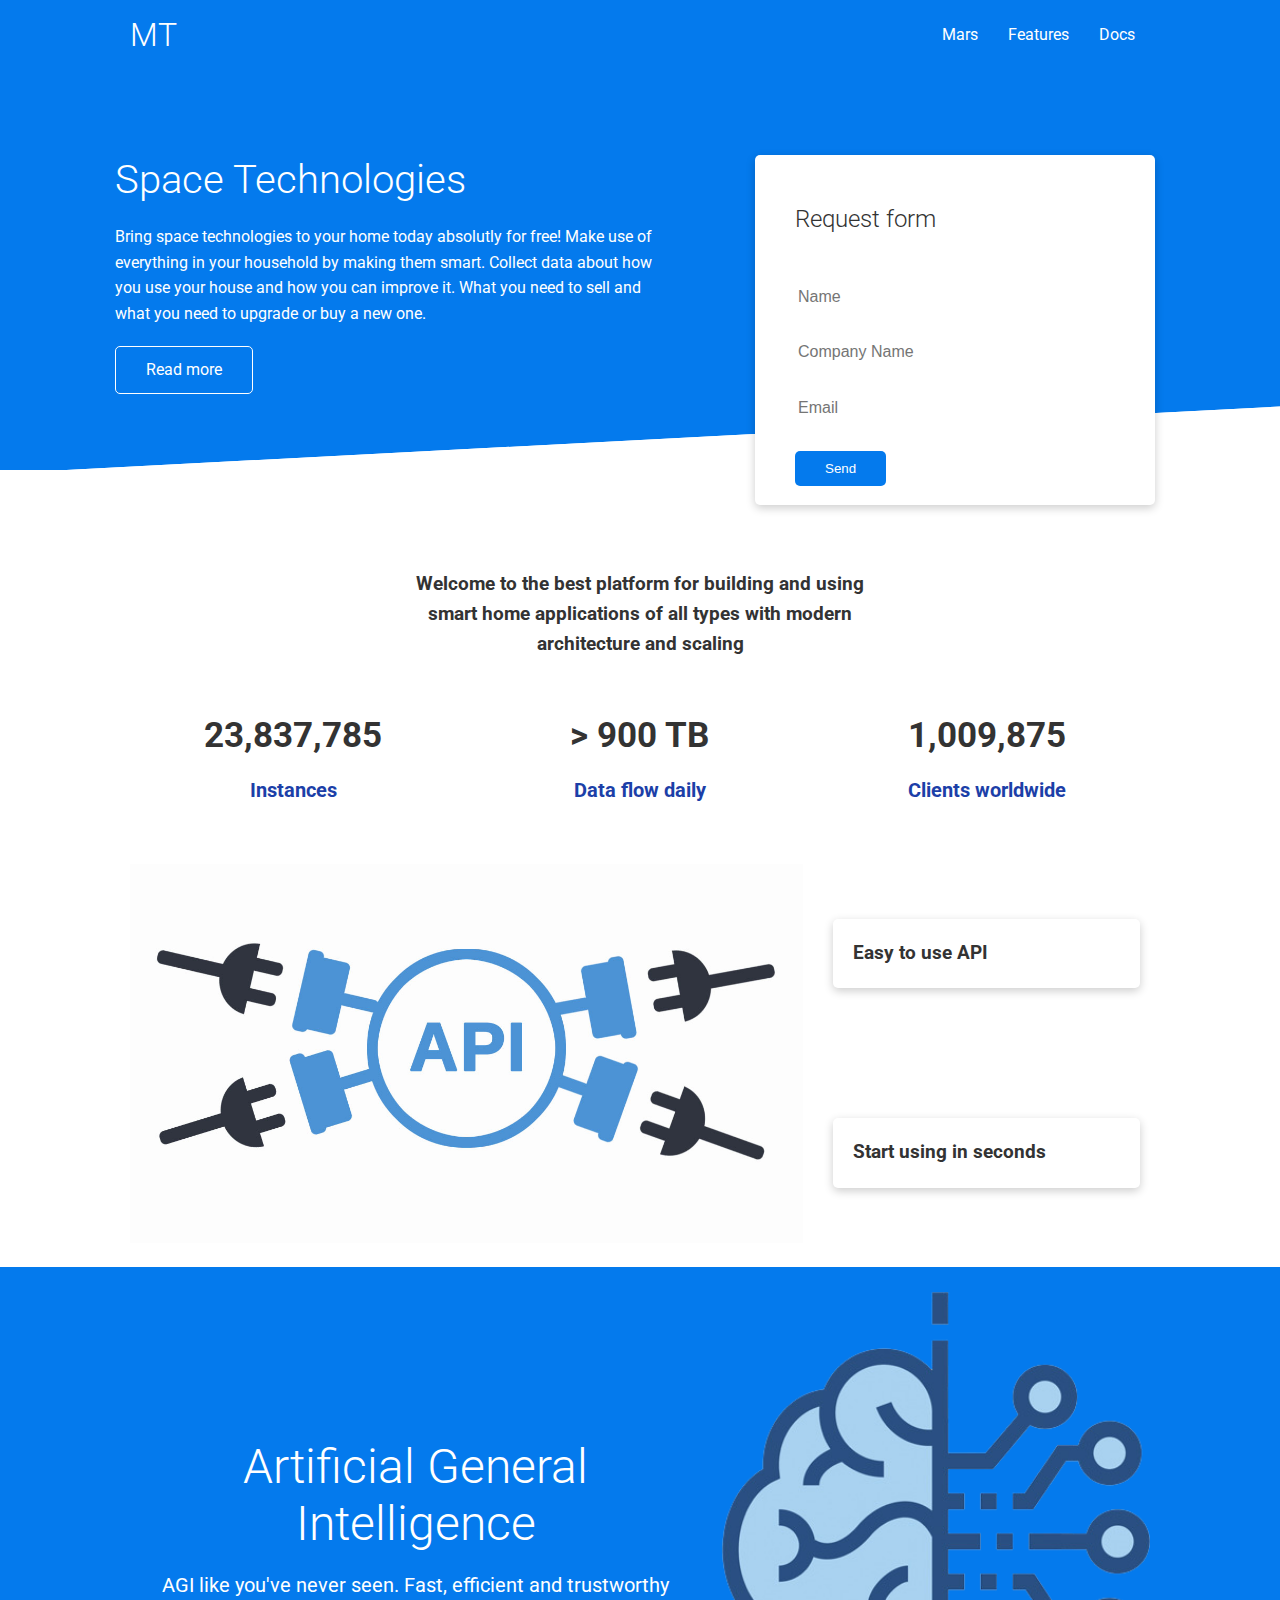
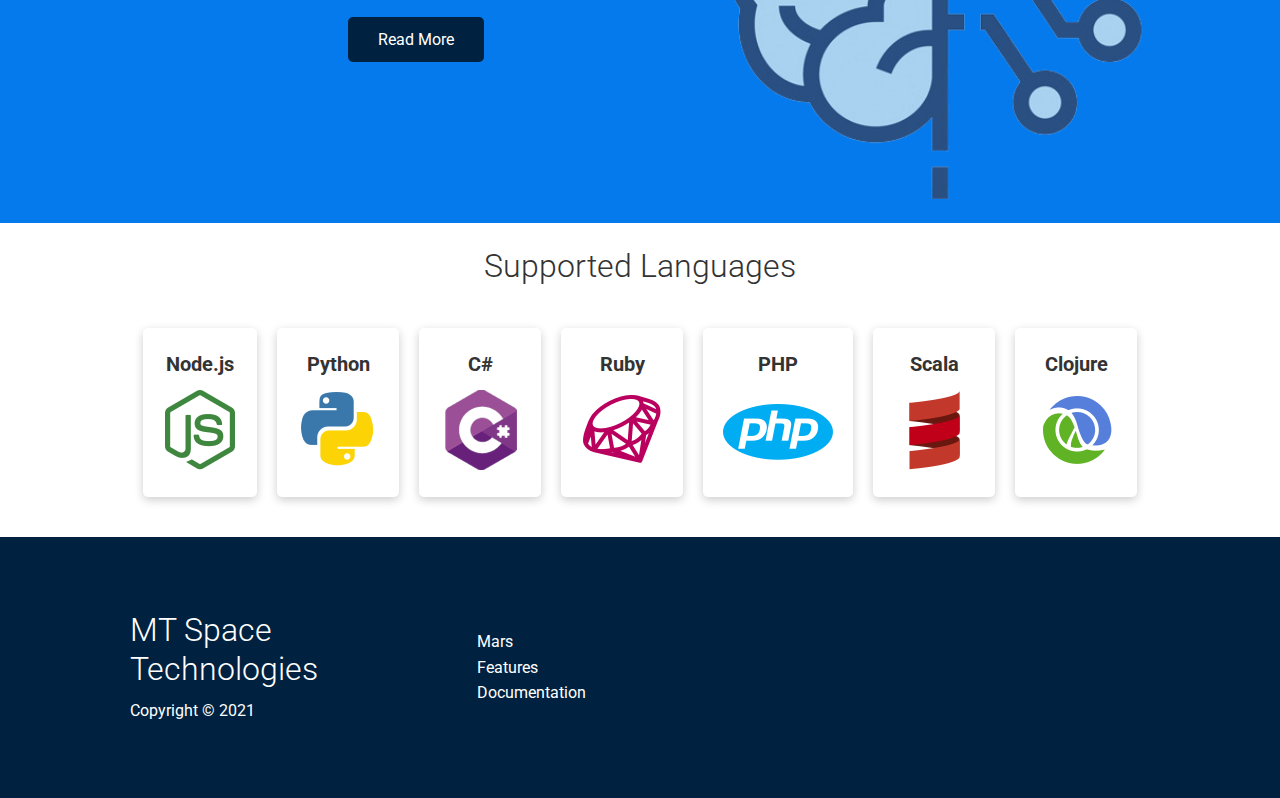
<file: index.html>
<!DOCTYPE html>
<html lang="en">
  <head>
    <meta charset="UTF-8" />
    <meta name="viewport" content="width=device-width, initial-scale=1.0" />
    <link
      rel="stylesheet"
      href="https://cdnjs.cloudflare.com/ajax/libs/font-awesome/5.15.1/css/all.min.css"
      integrity="sha512-+4zCK9k+qNFUR5X+cKL9EIR+ZOhtIloNl9GIKS57V1MyNsYpYcUrUeQc9vNfzsWfV28IaLL3i96P9sdNyeRssA=="
      crossorigin="anonymous"
    />
    <link rel="stylesheet" href="css/utilities.css" />
    <link rel="stylesheet" href="css/style.css" />
    <title>Mars Technologies</title>
  </head>
  <body>
    <!-- Navbar-->
    <div class="navbar">
      <div class="container flex">
        <h1>MT</h1>
        <nav>
          <ul>
            <li><a href="index.html">Mars</a></li>
            <li><a href="features.html">Features</a></li>
            <li><a href="docs.html">Docs</a></li>
          </ul>
        </nav>
      </div>
    </div>
    <!-- /Navbar-->

    <!-- Showcase -->
    <section class="showcase">
      <div class="container grid">
        <div class="showcase-text">
          <h1>Space Technologies</h1>
          <p>
            Bring space technologies to your home today absolutly for free! Make
            use of everything in your household by making them smart. Collect
            data about how you use your house and how you can improve it. What
            you need to sell and what you need to upgrade or buy a new one.
          </p>
          <a href="feauters.html" class="btn btn-outline">Read more</a>
        </div>

        <div class="showcase-form card">
          <h2>Request form</h2>
          <form
            name="contact"
            method="POST"
            netlify-honeypot="bot-field"
            data-netlify="true"
          >
            <input type="hidden" name="form-name" value="contact" />
            <p class="hidden">
              <label
                >Don’t fill this out if you’re human: <input name="bot-field"
              /></label>
            </p>
            <div class="form-control">
              <input type="text" name="name" placeholder="Name" required />
            </div>
            <div class="form-control">
              <input
                type="text"
                name="company"
                placeholder="Company Name"
                required
              />
            </div>
            <div class="form-control">
              <input type="email" name="email" placeholder="Email" required />
            </div>
            <input type="submit" value="Send" class="btn btn-primary" />
          </form>
        </div>
      </div>
    </section>

    <!-- Stats -->
    <section class="stats">
      <div class="container">
        <h3 class="stats-heading text-center my-1">
          Welcome to the best platform for building and using smart home
          applications of all types with modern architecture and scaling
        </h3>

        <div class="grid grid-3 text-center my-4">
          <div>
            <i class="fas fa-server fa-3x"></i>
            <h3>23,837,785</h3>
            <p class="text-secondary">Instances</p>
          </div>
          <div>
            <i class="fas fa-upload fa-3x"></i>
            <h3>> 900 TB</h3>
            <p class="text-secondary">Data flow daily</p>
          </div>
          <div>
            <i class="fas fa-project-diagram fa-3x"></i>
            <h3>1,009,875</h3>
            <p class="text-secondary">Clients worldwide</p>
          </div>
        </div>
      </div>
    </section>

    <!-- API -->
    <section class="api">
      <div class="container grid">
        <img src="images/api.png" alt="" />
        <div class="card">
          <h3>Easy to use API</h3>
        </div>
        <div class="card">
          <h3>Start using in seconds</h3>
        </div>
      </div>
    </section>

    <!-- AGI -->
    <section class="agi bg-primary my-2 py-2">
      <div class="container grid">
        <div class="text-center">
          <h2 class="lg">Artificial General Intelligence</h2>
          <p class="lead my-1">
            AGI like you've never seen. Fast, efficient and trustworthy
          </p>
          <a href="features.html" class="btn btn-dark">Read More</a>
        </div>
        <img src="images/agi.png" alt="" />
      </div>
    </section>

    <!-- Languages -->
    <section class="languages">
      <h2 class="md text-center my-2">Supported Languages</h2>
      <div class="container flex">
        <div class="card">
          <h4>Node.js</h4>
          <img src="images/logos/node.png" alt="" />
        </div>
        <div class="card">
          <h4>Python</h4>
          <img src="images/logos/python.png" alt="" />
        </div>
        <div class="card">
          <h4>C#</h4>
          <img src="images/logos/csharp.png" alt="" />
        </div>
        <div class="card">
          <h4>Ruby</h4>
          <img src="images/logos/ruby.png" alt="" />
        </div>
        <div class="card">
          <h4>PHP</h4>
          <img src="images/logos/php.png" alt="" />
        </div>
        <div class="card">
          <h4>Scala</h4>
          <img src="images/logos/scala.png" alt="" />
        </div>
        <div class="card">
          <h4>Clojure</h4>
          <img src="images/logos/clojure.png" alt="" />
        </div>
      </div>
    </section>

    <!-- Footer -->
    <footer class="footer bg-dark py-5">
      <div class="container grid grid-3">
        <div>
          <h1>MT Space Technologies</h1>
          <p>Copyright &copy; 2021</p>
        </div>
        <nav>
          <ul>
            <li><a href="index.html">Mars</a></li>
            <li><a href="features.html">Features</a></li>
            <li><a href="docs.html">Documentation</a></li>
          </ul>
        </nav>
        <div class="social">
          <a href="#"><i class="fab fa-github fa-2x"></i></a>
          <a href="#"><i class="fab fa-facebook fa-2x"></i></a>
          <a href="#"><i class="fab fa-instagram fa-2x"></i></a>
          <a href="#"><i class="fab fa-twitter fa-2x"></i></a>
        </div>
      </div>
    </footer>
  </body>
</html>
</file>
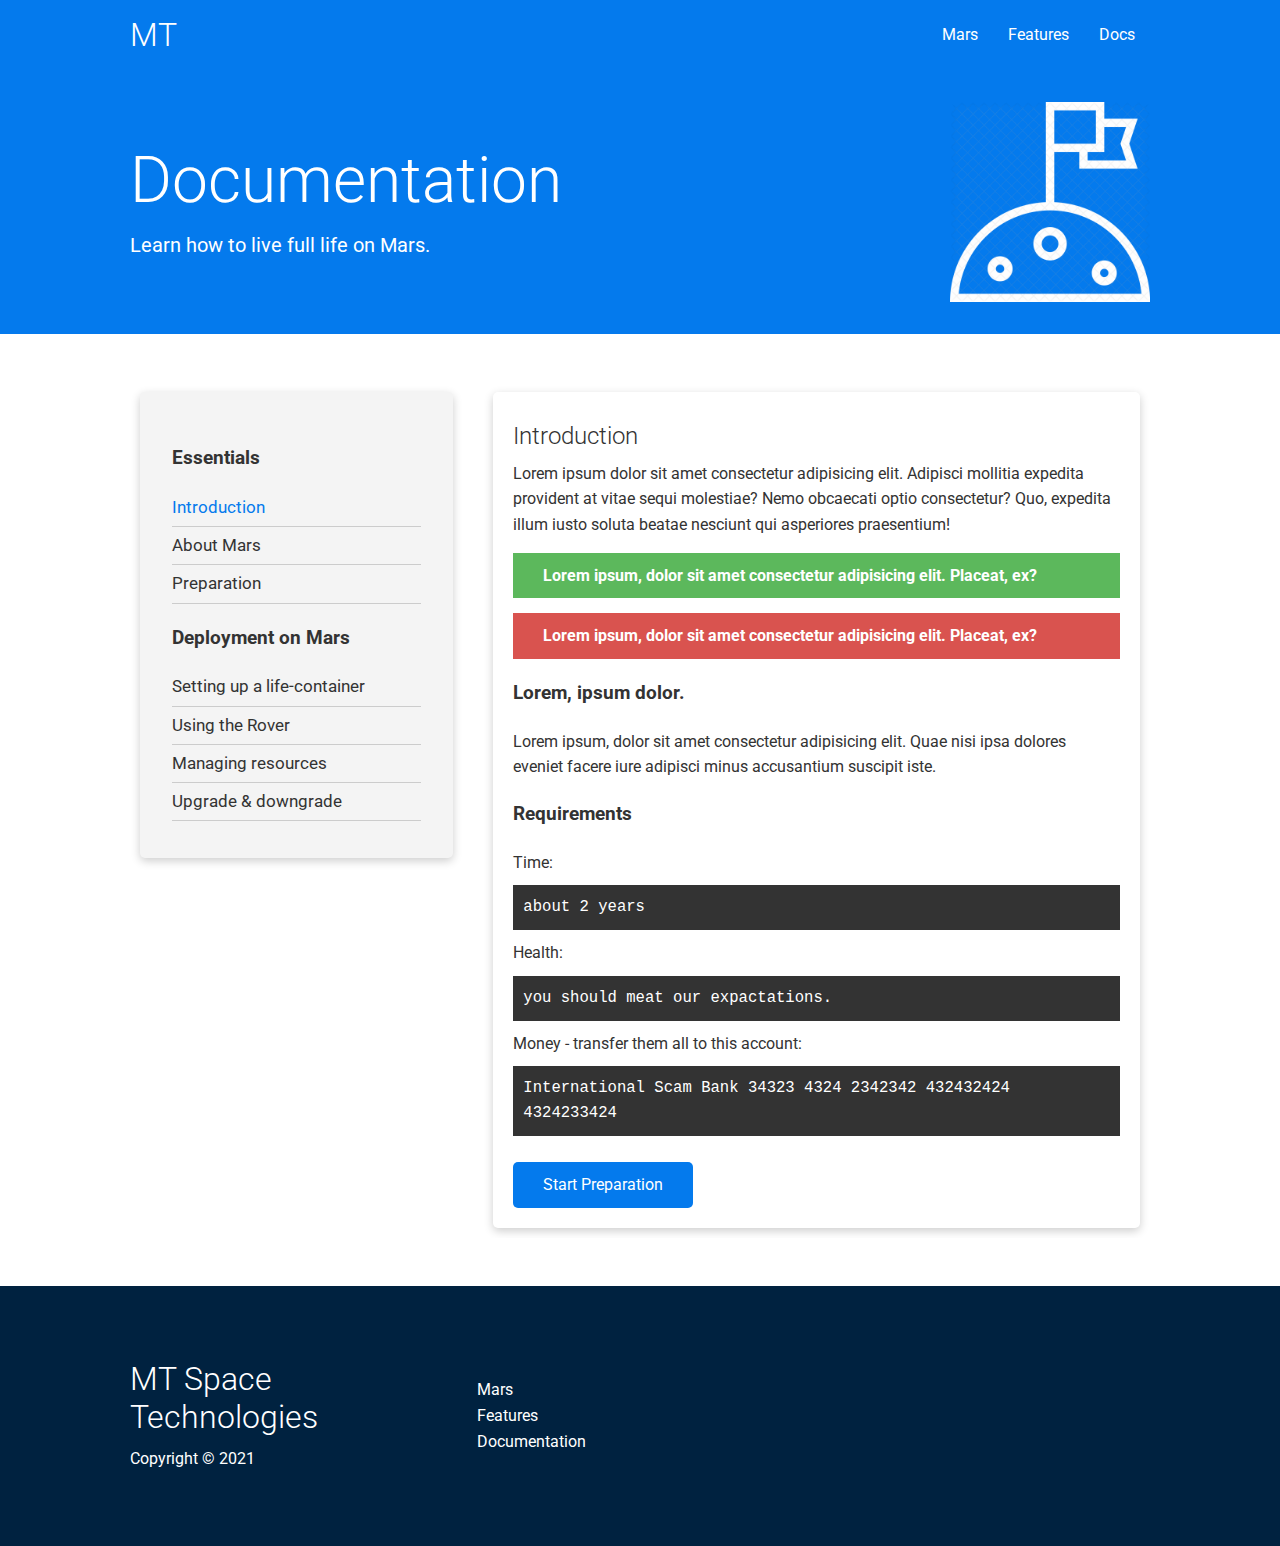
<file: docs.html>
<!DOCTYPE html>
<html lang="en">
  <head>
    <meta charset="UTF-8" />
    <meta name="viewport" content="width=device-width, initial-scale=1.0" />
    <link
      rel="stylesheet"
      href="https://cdnjs.cloudflare.com/ajax/libs/font-awesome/5.15.1/css/all.min.css"
      integrity="sha512-+4zCK9k+qNFUR5X+cKL9EIR+ZOhtIloNl9GIKS57V1MyNsYpYcUrUeQc9vNfzsWfV28IaLL3i96P9sdNyeRssA=="
      crossorigin="anonymous"
    />
    <link rel="stylesheet" href="css/utilities.css" />
    <link rel="stylesheet" href="css/style.css" />
    <title>Mars Technologies</title>
  </head>
  <body>
    <!-- Navbar-->
    <div class="navbar">
      <div class="container flex">
        <h1>MT</h1>
        <nav>
          <ul>
            <li><a href="index.html">Mars</a></li>
            <li><a href="features.html">Features</a></li>
            <li><a href="docs.html">Docs</a></li>
          </ul>
        </nav>
      </div>
    </div>

    <!-- Head -->
    <section class="docs-head bg-primary py-3">
      <div class="container grid">
        <div>
          <h1 class="xl">Documentation</h1>
          <p class="lead">Learn how to live full life on Mars.</p>
        </div>
        <img src="images/planet.png" alt="" />
      </div>
    </section>

    <!-- Docs main -->
    <section class="docs-main my-4">
      <div class="container grid">
        <div class="card bg-light p-3">
          <h3 class="my-2">Essentials</h3>
          <nav>
            <ul>
              <li><a class="text-primary" href="#">Introduction</a></li>
              <li><a href="#">About Mars</a></li>
              <li><a href="#">Preparation</a></li>
            </ul>
          </nav>

          <h3 class="my-2">Deployment on Mars</h3>
          <nav>
            <ul>
              <li><a href="#">Setting up a life-container</a></li>
              <li><a href="#">Using the Rover</a></li>
              <li><a href="#">Managing resources</a></li>
              <li><a href="#">Upgrade & downgrade</a></li>
            </ul>
          </nav>
        </div>

        <div class="card">
          <h2>Introduction</h2>
          <p>
            Lorem ipsum dolor sit amet consectetur adipisicing elit. Adipisci
            mollitia expedita provident at vitae sequi molestiae? Nemo obcaecati
            optio consectetur? Quo, expedita illum iusto soluta beatae nesciunt
            qui asperiores praesentium!
          </p>
          <div class="alert alert-success">
            <i class="fas fa-info"></i> Lorem ipsum, dolor sit amet consectetur
            adipisicing elit. Placeat, ex?
          </div>
          <div class="alert alert-error">
            <i class="fas fa-exclamation-triangle"></i> Lorem ipsum, dolor sit
            amet consectetur adipisicing elit. Placeat, ex?
          </div>
          <h3>Lorem, ipsum dolor.</h3>
          <p>
            Lorem ipsum, dolor sit amet consectetur adipisicing elit. Quae nisi
            ipsa dolores eveniet facere iure adipisci minus accusantium suscipit
            iste.
          </p>
          <h3>Requirements</h3>
          <p>Time:</p>
          <pre>about 2 years</pre>
          <p>Health:</p>
          <pre>you should meat our expactations.</pre>
          <p>Money - transfer them all to this account:</p>
          <pre>International Scam Bank 34323 4324 2342342 432432424 4324233424</pre>
          <br />
          <div class="btn btn-primary">Start Preparation</div>
        </div>
      </div>
    </section>

    <!-- Footer -->
    <footer class="footer bg-dark py-5">
      <div class="container grid grid-3">
        <div>
          <h1>MT Space Technologies</h1>
          <p>Copyright &copy; 2021</p>
        </div>
        <nav>
          <ul>
            <li><a href="index.html">Mars</a></li>
            <li><a href="features.html">Features</a></li>
            <li><a href="docs.html">Documentation</a></li>
          </ul>
        </nav>
        <div class="social">
          <a href="#"><i class="fab fa-github fa-2x"></i></a>
          <a href="#"><i class="fab fa-facebook fa-2x"></i></a>
          <a href="#"><i class="fab fa-instagram fa-2x"></i></a>
          <a href="#"><i class="fab fa-twitter fa-2x"></i></a>
        </div>
      </div>
    </footer>
  </body>
</html>
</file>
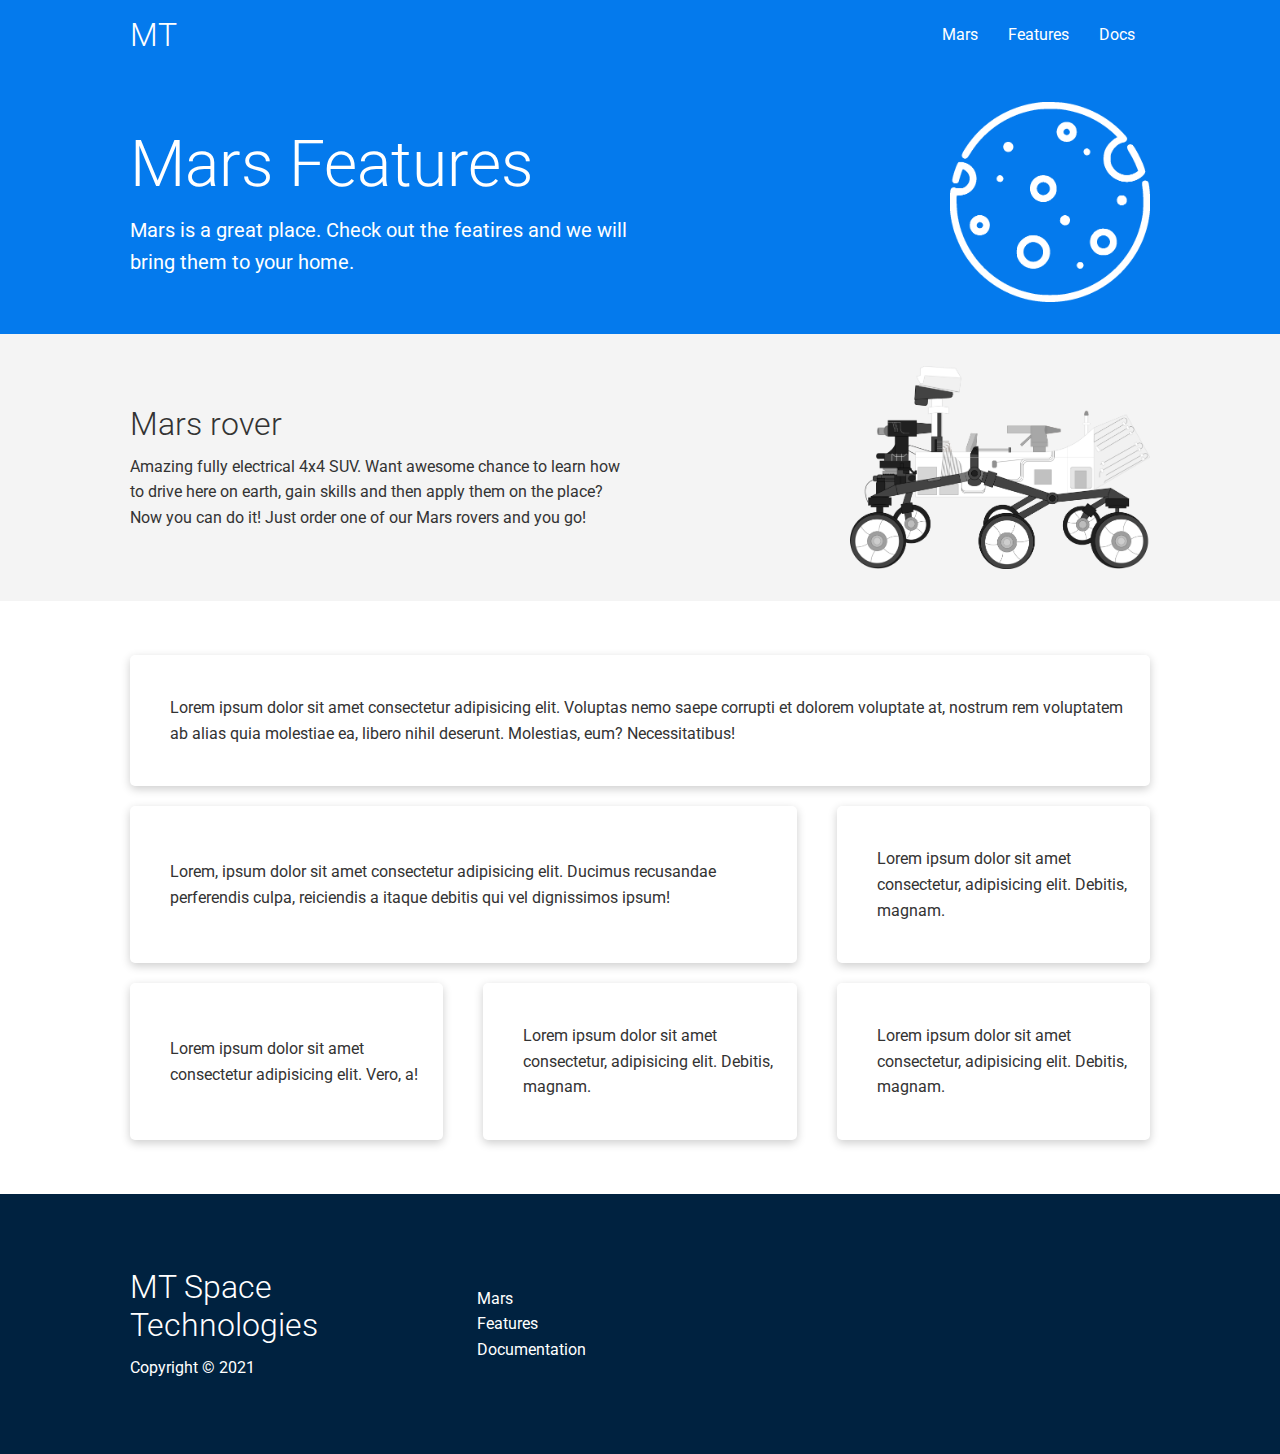
<file: features.html>
<!DOCTYPE html>
<html lang="en">
  <head>
    <meta charset="UTF-8" />
    <meta name="viewport" content="width=device-width, initial-scale=1.0" />
    <link
      rel="stylesheet"
      href="https://cdnjs.cloudflare.com/ajax/libs/font-awesome/5.15.1/css/all.min.css"
      integrity="sha512-+4zCK9k+qNFUR5X+cKL9EIR+ZOhtIloNl9GIKS57V1MyNsYpYcUrUeQc9vNfzsWfV28IaLL3i96P9sdNyeRssA=="
      crossorigin="anonymous"
    />
    <link rel="stylesheet" href="css/utilities.css" />
    <link rel="stylesheet" href="css/style.css" />
    <title>Mars Technologies</title>
  </head>
  <body>
    <!-- Navbar-->
    <div class="navbar">
      <div class="container flex">
        <h1>MT</h1>
        <nav>
          <ul>
            <li><a href="index.html">Mars</a></li>
            <li><a href="features.html">Features</a></li>
            <li><a href="docs.html">Docs</a></li>
          </ul>
        </nav>
      </div>
    </div>

    <!-- Head -->
    <section class="features-head bg-primary py-3">
      <div class="container grid">
        <div>
          <h1 class="xl">Mars Features</h1>
          <p class="lead">
            Mars is a great place. Check out the featires and we will bring them
            to your home.
          </p>
        </div>
        <img src="images/mars_white.png" alt="" />
      </div>
    </section>

    <!-- Sub head -->
    <section class="features-sub-head bg-light py-3">
      <div class="container grid">
        <div>
          <h1>Mars rover</h1>
          <p>
            Amazing fully electrical 4x4 SUV. Want awesome chance to learn how
            to drive here on earth, gain skills and then apply them on the
            place? Now you can do it! Just order one of our Mars rovers and you
            go!
          </p>
        </div>
        <img src="images/rover.png" alt="" />
      </div>
    </section>

    <section class="features-main my-2">
      <div class="container grid grid-3">
        <div class="card flex">
          <i class="fas fa-server fa-3x"></i>
          <p>
            Lorem ipsum dolor sit amet consectetur adipisicing elit. Voluptas
            nemo saepe corrupti et dolorem voluptate at, nostrum rem voluptatem
            ab alias quia molestiae ea, libero nihil deserunt. Molestias, eum?
            Necessitatibus!
          </p>
        </div>
        <div class="card flex">
          <i class="fas fa-network-wired fa-3x"></i>
          <p>
            Lorem, ipsum dolor sit amet consectetur adipisicing elit. Ducimus
            recusandae perferendis culpa, reiciendis a itaque debitis qui vel
            dignissimos ipsum!
          </p>
        </div>
        <div class="card flex">
          <i class="fas fa-laptop-code fa-3x"></i>
          <p>
            Lorem ipsum dolor sit amet consectetur, adipisicing elit. Debitis,
            magnam.
          </p>
        </div>
        <div class="card flex">
          <i class="fas fa-database fa-3x"></i>
          <p>
            Lorem ipsum dolor sit amet consectetur adipisicing elit. Vero, a!
          </p>
        </div>
        <div class="card flex">
          <i class="fas fa-power-off fa-3x"></i>
          <p>
            Lorem ipsum dolor sit amet consectetur, adipisicing elit. Debitis,
            magnam.
          </p>
        </div>
        <div class="card flex">
          <i class="fas fa-upload fa-3x"></i>
          <p>
            Lorem ipsum dolor sit amet consectetur, adipisicing elit. Debitis,
            magnam.
          </p>
        </div>
      </div>
    </section>

    <!-- Footer -->
    <footer class="footer bg-dark py-5">
      <div class="container grid grid-3">
        <div>
          <h1>MT Space Technologies</h1>
          <p>Copyright &copy; 2021</p>
        </div>
        <nav>
          <ul>
            <li><a href="index.html">Mars</a></li>
            <li><a href="features.html">Features</a></li>
            <li><a href="docs.html">Documentation</a></li>
          </ul>
        </nav>
        <div class="social">
          <a href="#"><i class="fab fa-github fa-2x"></i></a>
          <a href="#"><i class="fab fa-facebook fa-2x"></i></a>
          <a href="#"><i class="fab fa-instagram fa-2x"></i></a>
          <a href="#"><i class="fab fa-twitter fa-2x"></i></a>
        </div>
      </div>
    </footer>
  </body>
</html>
</file>
<file: css/utilities.css>
/* Utilities */
.container {
  max-width: 1100px;
  margin: 0 auto;
  overflow: auto;
  padding: 0 40px;
}

.card {
  background-color: #fff;
  color: #333;
  border-radius: 5px;
  box-shadow: 0 3px 10px rgba(0, 0, 0, 0.2);
  padding: 20px;
  margin: 10px;
}

.btn {
  display: inline-block;
  padding: 10px 30px;
  cursor: pointer;
  background: var(--primary-color);
  color: #fff;
  border: none;
  border-radius: 5px;
}

.btn-outline {
  background-color: transparent;
  border: 1px #fff solid;
}

.btn:hover {
  transform: scale(0.9);
}

/* Backgrounds & colored btns */
.btn-primary,
.bg-primary {
  background-color: var(--primary-color);
  color: #fff;
}

.btn-secondary,
.bg-secondary {
  background-color: var(--secondary-color);
  color: #fff;
}

.btn-dark,
.bg-dark {
  background-color: var(--dark-color);
  color: #fff;
}

.btn-light,
.bg-light {
  background-color: var(--light-color);
  color: #333;
}

.btn-primary a,
.bg-primary a,
.btn-secondary a,
.bg-secondary a,
.btn-dark a,
.bg-dark a {
  color: #fff;
}

/* Text colors */
.text-primary {
  color: var(--primary-color);
}

.text-secondary {
  color: var(--secondary-color);
}

.text-dark {
  color: var(--dark-color);
}

.text-light {
  color: var(--light-color);
}

/* Text sizes */
.lead {
  font-size: 20px;
}

.sm {
  font-size: 1rem;
}

.md {
  font-size: 2rem;
}

.lg {
  font-size: 3rem;
}

.xl {
  font-size: 4rem;
}

.text-center {
  text-align: center;
}

/* Alert */
.alert {
  background-color: var(--light-color);
  padding: 10px 20px;
  font-weight: bold;
  margin: 15px 0;
}

.alert i {
  margin-right: 10px;
}

.alert-success {
  background-color: var(--success-color);
  color: #fff;
}

.alert-error {
  background-color: var(--error-color);
  color: #fff;
}

.flex {
  display: flex;
  justify-content: center;
  align-items: center;
  height: 100%;
}

.grid {
  display: grid;
  grid-template-columns: repeat(2, 1fr);
  gap: 20px;
  justify-content: center;
  align-items: center;
  height: 100%;
}

.grid-3 {
  grid-template-columns: repeat(3, 1fr);
}

/* Margin */

.my-1 {
  margin: 1rem 0;
}

.my-2 {
  margin: 1.5rem 0;
}

.my-3 {
  margin: 2rem 0;
}

.my-4 {
  margin: 3rem 0;
}

.my-5 {
  margin: 4rem 0;
}

.m-1 {
  margin: 1rem;
}

.m-2 {
  margin: 1.5rem;
}

.m-3 {
  margin: 2rem;
}

.m-4 {
  margin: 3rem;
}

.m-5 {
  margin: 4rem;
}

/* Padding */

.py-1 {
  padding: 1rem 0;
}

.py-2 {
  padding: 1.5rem 0;
}

.py-3 {
  padding: 2rem 0;
}

.py-4 {
  padding: 3rem 0;
}

.py-5 {
  padding: 4rem 0;
}

.p-1 {
  padding: 1rem;
}

.p-2 {
  padding: 1.5rem;
}

.p-3 {
  padding: 2rem;
}

.p-4 {
  padding: 3rem;
}

.p-5 {
  padding: 4rem;
}
</file>
<file: css/style.css>
@import url("https://fonts.googleapis.com/css2?family=Roboto:wght@300&display=swap");

:root {
  --primary-color: #047aed;
  --secondary-color: #1c3fa8;
  --dark-color: #002240;
  --light-color: #f4f4f4;
  --success-color: #5cb85c;
  --error-color: #d9534f;
}

* {
  box-sizing: border-box;
  padding: 0;
  margin: 0;
}

body {
  font-family: "Roboto", sans-serif;
  color: #333;
  line-height: 1.6;
}

ul {
  list-style-type: none;
}

a {
  text-decoration: none;
  color: #333;
}

h1,
h2 {
  font-weight: 300;
  line-height: 1.2;
  margin: 10px 0;
}

p {
  margin: 10px 0;
}

img {
  width: 100%;
}

pre {
  background-color: #333;
  color: #fff;
  padding: 10px;
  font-size: larger;
  overflow-x: auto;
  white-space: pre-wrap;
  white-space: -moz-pre-wrap;
  white-space: -pre-wrap;
  white-space: -o-pre-wrap;
  word-wrap: break-word;
}

.hidden{
  visibility:hidden;
  height: 0;
}
/* Navbar */
.navbar {
  background-color: var(--primary-color);
  color: white;
  height: 70px;
}

.navbar ul {
  display: flex;
}

.navbar a {
  color: #fff;
  padding: 10px;
  margin: 0 5px;
}

.navbar a:hover {
  border-bottom: 2px #fff solid;
}

.navbar .flex {
  justify-content: space-between;
}
/* Showcase / Hero */

.showcase {
  height: 400px;
  background-color: var(--primary-color);
  color: #fff;
  position: relative;
}

.showcase-text {
  animation: slideInFromLeft 1s ease-in;
}

.showcase h1 {
  font-size: 40px;
}

.showcase p {
  margin: 20px auto;
}

.showcase .grid {
  grid-template-columns: 55% 45%;
  gap: 30px;
  overflow: visible;
}

.showcase-form {
  position: relative;
  top: 60px;
  height: 350px;
  width: 400px;
  padding: 40px;
  z-index: 100;
  justify-self: flex-end;
  animation: slideInFromRight 1s ease-in;
}

.showcase-form .form-control {
  margin: 30px 0px;
}

.showcase-form input[type="text"],
.showcase-form input[type="email"] {
  border: 0;
  border-bottom: 1px;
  width: 100%;
  padding: 3px;
  font-size: 16px;
}

.showcase-form input:focus {
  outline: none;
}

.showcase::before,
.showcase::after {
  content: "";
  position: absolute;
  height: 100px;
  bottom: -70px;
  right: 0;
  left: 0;
  background-color: #fff;
  transform: skewY(-3deg);
  -moz-transform: skewY(-3deg);
  -webkit-transform: skewY(-3deg);
  -ms-transform: skewY(-3deg);
}

/* Stats */
.stats {
  padding-top: 100px;
  animation: slideInFromBottom 1s ease-in;
}

.stats-heading {
  max-width: 500px;
  margin: auto;
}

.stats .grid h3 {
  font-size: 35px;
}

.stats .grid p {
  font-size: 20px;
  font-weight: bold;
}

/* API */

.api .grid {
  grid-template-columns: repeat(3, 1fr);
  grid-template-rows: repeat(2, 1fr);
  animation: slideInFromBottom 1s ease-in;
}

.api .grid > *:first-child {
  grid-column: 1 / span 2;
  grid-row: 1 / span 2;
}

/* AGI */
.agi .grid {
  grid-template-columns: 4fr 3fr;
}

/* Languages */

.languages .flex {
  flex-wrap: wrap;
}
.languages .card {
  text-align: center;
  margin: 18px 10px 40px;
  transition: transform 0.2s ease-in;
}

.languages .card h4 {
  font-size: 20px;
  margin-bottom: 10px;
}

.languages .card:hover {
  transform: translateY(-15px);
}

/* Features */

.features-head img,
.docs-head img {
  width: 200px;
  justify-self: flex-end;
}

.features-sub-head img {
  width: 300px;
  justify-self: flex-end;
}

.features-main .card > i {
  margin-right: 20px;
}

.features-main .grid {
  padding: 30px;
}

.features-main .grid > *:first-child {
  grid-column: 1 / span 3;
}

.features-main .grid > *:nth-child(2) {
  grid-column: 1 / span 2;
}

/* Docs */
.docs-main h3 {
  margin: 20px 0;
}

.docs-main .grid {
  grid-template-columns: 1fr 2fr;
  align-items: flex-start;
}

.docs-main nav li {
  font-size: 17px;
  padding-bottom: 5px;
  margin-bottom: 5px;
  border-bottom: 1px #ccc solid;
}

.docs-main a:hover {
  font-weight: bold;
}
/* Footer */

.footer .social a {
  margin: 0 10px;
}
/* Animation */
@keyframes slideInFromLeft {
  0% {
    transform: translateX(-100%);
  }

  100% {
    transform: translateX(0);
  }
}

@keyframes slideInFromRight {
  0% {
    transform: translateX(100%);
  }

  100% {
    transform: translateX(0);
  }
}

@keyframes slideInFromTop {
  0% {
    transform: translateY(-100%);
  }

  100% {
    transform: translateY(0);
  }
}

@keyframes slideInFromBottom {
  0% {
    transform: translateY(100%);
  }

  100% {
    transform: translateY(0);
  }
}

/* Tablets and under */
@media (max-width: 768px) {
  .grid,
  .showcase .grid,
  .stats .grid,
  .api .grid,
  .agi .grid,
  .features-main .grid,
  .docs-main .grid {
    grid-template-columns: 1fr;
    grid-template-rows: 1fr;
  }

  .showcase {
    height: auto;
  }

  .showcase-text {
    text-align: center;
    margin-top: 40px;
    animation: slideInFromTop 1s ease-in;
  }

  .showcase-form {
    justify-self: center;
    margin: auto;
    width: 350px;
    animation: slideInFromBottom 1s ease-in;
  }

  .api .grid > *:first-child {
    grid-column: 1;
    grid-row: 1;
  }

  .agi .grid {
    display: flex;
    flex-direction: column-reverse;
    gap: 2rem;
  }

  .agi .grid img {
    max-width: 250px;
  }

  .features-head,
  .features-sub-head,
  .docs-head {
    text-align: center;
  }

  .features-head img,
  .features-sub-head img,
  .docs-head img {
    justify-self: center;
  }

  .features-main .grid > *:first-child,
  .features-main .grid > *:nth-child(2) {
    grid-column: 1;
  }
}

/* Mobile */
@media (max-width: 500px) {
  .navbar {
    height: 110px;
  }

  .navbar .flex {
    flex-direction: column;
  }

  .navbar ul {
    padding: 10px;
    background-color: rgba(0, 0, 0, 0.1);
  }
}
</file>
